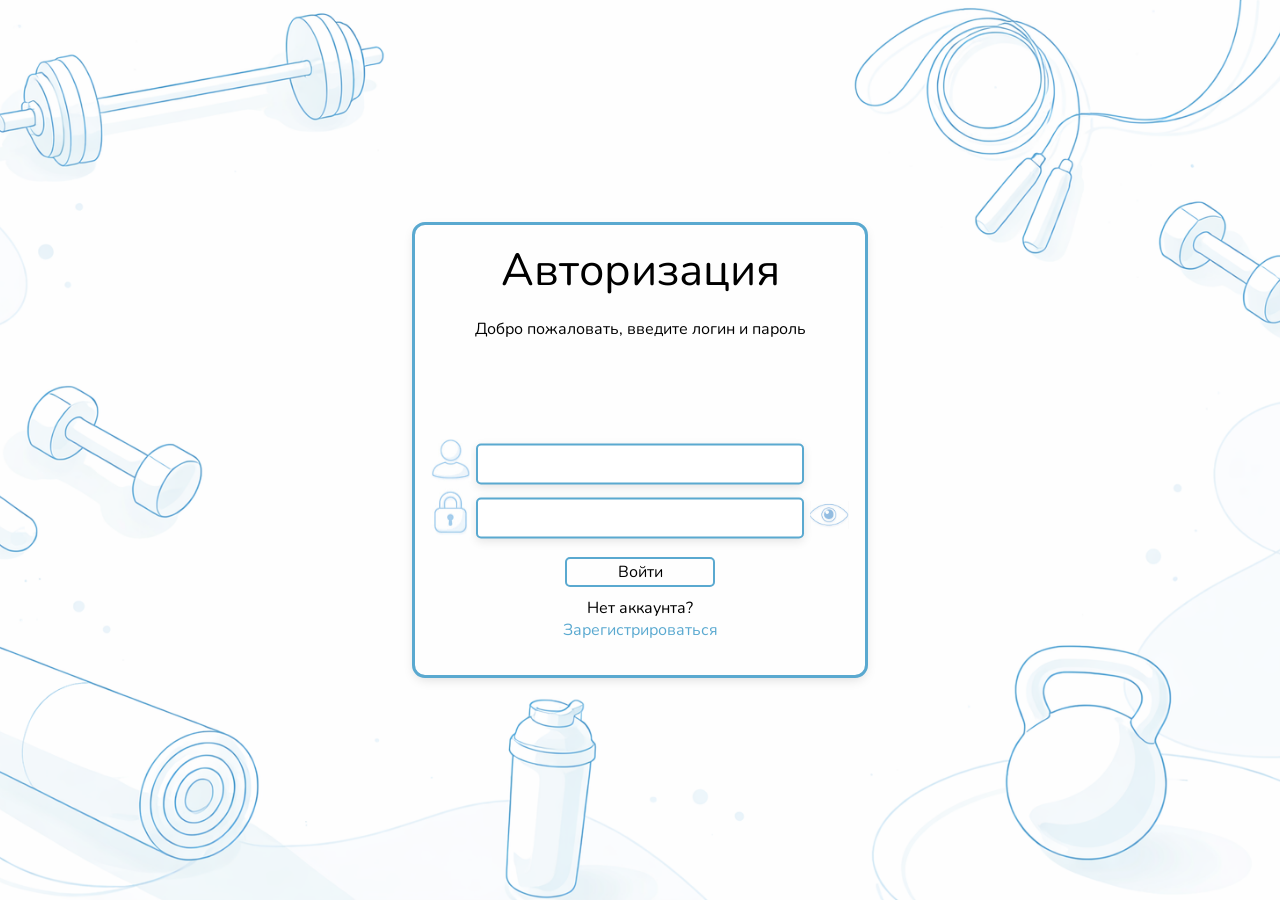
<file: index.html>
<!DOCTYPE html>
<html lang="ru">
<head>
    <meta charset="UTF-8">
    <meta name="viewport" content="width=device-width, initial-scale=1.0">
    <link rel="stylesheet" href="styles/auth.css">
    <title>"НАЗВАНИЕ"</title>
</head>
<body class = "background_auth">
    <div class = "box-auth">
        <p1 class = "text text--one">Авторизация</p1>
        <p2 class = "text text--two">Добро пожаловать, введите логин и пароль</p2>
        <input type="text" class = "input input--one" id="login">
        <input type="password" class = "input input--two" id="password">
        <button class = "button" id="go_to_main">Войти</button>
        <img src="/images/logo.jpg" class="logo-image" alt="">
        <img src="/images/pswd.jpg" class="pswd-image" alt="">
        <p3 class = "text text--three">Нет аккаунта?</p3>
        <a href="registration.html" class="text text--four">Зарегистрироваться</a>
        <button class = "eye_button" id="eye_button"></button>
    </div>
    <script src="js_scripts/authlog.js"></script>
</body>
</html>
</file>
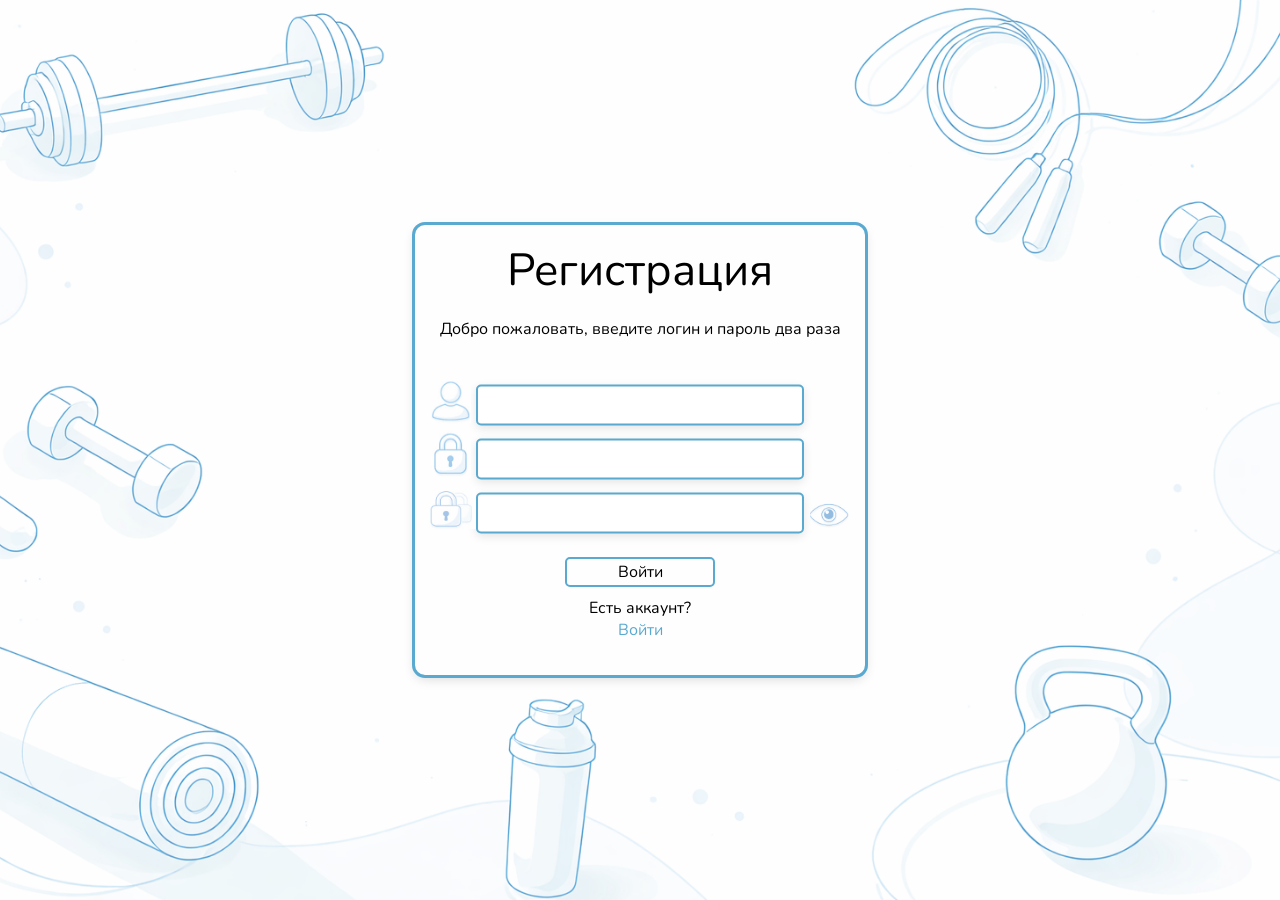
<file: registration.html>
<!DOCTYPE html>
<html lang="ru">
<head>
    <meta charset="UTF-8">
    <meta name="viewport" content="width=device-width, initial-scale=1.0">
    <link rel="stylesheet" href="styles/auth.css">
    <title>"НАЗВАНИЕ"</title>
</head>
<body class = "background_auth">
    <div class = "box-auth">
        <p1 class = "text text--one">Регистрация</p1>
        <p2 class = "text text--two">Добро пожаловать, введите логин и пароль два раза</p2>
        <input type="text" class = "input input--duplicate-one" id="login">
        <input type="password" class = "input input--duplicate-two" id="password">
        <input type="password" class = "input input--duplicate-three" id="passworddup">
        <button class = "button" id="go_to_main">Войти</button>
        <img src="/images/logo.jpg" class="logo-image-duplicate" alt="">
        <img src="/images/pswd.jpg" class="pswd-image-duplicate" alt="">
        <img src="/images/pswddup.jpg" class="pswd-image-duplicate1" alt="">
        <p3 class = "text text--three">Есть аккаунт?</p3>
        <button class = "eye_button" id = "eye_button"></button>
        <a href="index.html" class="text text--four">Войти</a>
    </div>
    <script src = "js_scripts/authreg.js"></script>
</body>
</html>
</file>
<file: styles/auth.css>
html, body {
    overflow: hidden;
    height: 100%;
    margin: 0;
    padding: 0;
}
@font-face {
    font-family: 'main';
    src: url('../fonts/Nunito-Regular.ttf') format('truetype');
    font-weight: 100 900;
    font-style: normal;
    font-display: swap;
}

.background_auth {
    margin: 0;
    padding: 0;
    min-height: 100vh;
    background-image: url("../images/background.png");
    background-size: cover;
    background-position: center;
    background-repeat: no-repeat;
}

.box-auth{
    position: absolute;
    top: 50%;
    left: 50%;
    width: 450px;
    height: 450px;
    transform: translate(-50%, -50%);
    outline: 3px solid #5aa9d0;
    border-radius: 10px;
    box-shadow: 0 4px 12px rgba(0, 0, 0, 0.15);
    animation: slideUp 0.7s ease-out
}

.text{
    font-family: "main", "Segoe UI";
    color: black;
}

.text--one{
    position: absolute;
    top: 10%;
    left: 50%;
    transform: translate(-50%, -50%);
    font-size: 45px;
    font-weight: 500;
}

.text--two{
    position: absolute;
    top: 23%;
    left: 50%;
    transform: translate(-50%, -50%);
    font-size: 16px;
    font-weight: 300;
    white-space: nowrap;
}

.text--three{
    position: absolute;
    top: 85%;
    left: 50%;
    transform: translate(-50%, -50%);
}

.text--four{
    position: absolute;
    top: 90%;
    left: 50%;
    transform: translate(-50%, -50%);
    text-decoration: none;
    color: #5aa9d0;
    font-weight: 500;
}
.input{
    border-radius: 5px;
    border: 2px solid #5aa9d0;
    width: 320px;
    height: 35px;
    box-shadow: 0 3px 10px rgba(0, 0, 0, 0.1);
    font-weight: 300;
    font-size: 18px;
    text-indent: 15px;
    font-family: "main", "Segoe UI";
}
.input:hover {
    border: 2px solid #5096b8;
}
.input:focus {
    border: 2px solid #3e7691;
    outline: none;
    box-shadow: 0 3px 15px rgba(90, 169, 208, 0.3);
    font-weight: 400;
    font-size: 20px;
}
.input--one{
    position: absolute;
    top: 53%;
    left: 50%;
    transform: translate(-50%, -50%);
}

.input--two{
    position: absolute;
    top: 65%;
    left: 50%;
    transform: translate(-50%, -50%);
}

.input--duplicate-one{
    position: absolute;
    top: 40%;
    left: 50%;
    transform: translate(-50%, -50%);
}
.input--duplicate-two{
    position: absolute;
    top: 52%;
    left: 50%;
    transform: translate(-50%, -50%);
}
.input--duplicate-three{
    position: absolute;
    top: 64%;
    left: 50%;
    transform: translate(-50%, -50%);
}


.button{
    font-family: "main", "Segoe UI";
    color: black;
    width: 150px;
    height: 30px;
    position: absolute;
    top: 77%;
    left: 50%;
    transform: translate(-50%, -50%);
    font-size: 16px;
    font-weight: 600;
    outline: none;
    border-radius: 5px;
    background: none; 
    border: 2px solid #5aa9d0;
}
.button:hover {
    border: 2px solid #5096b8;
}
.button:active {
    border: 2px solid #3e7691;
    outline: none;
    box-shadow: 0 3px 15px rgba(90, 169, 208, 0.3);
    font-weight: 350;
}


.logo-image{
    position: absolute;
    top: 52%;
    left: 8%;
    transform: translate(-50%, -50%);
    width: 40px;
}

.pswd-image{
    position: absolute;
    top: 64%;
    left: 8%;
    transform: translate(-50%, -50%);
    width: 40px;
}

.logo-image-duplicate{
    position: absolute;
    top: 39%;
    left: 8%;
    transform: translate(-50%, -50%);
    width: 40px;
}
.pswd-image-duplicate{
    position: absolute;
    top: 51%;
    left: 8%;
    transform: translate(-50%, -50%);
    width: 40px;
}
.pswd-image-duplicate1{
    position: absolute;
    top: 63%;
    left: 8%;
    transform: translate(-50%, -50%);
    width: 50px;
}
@keyframes slideUp {
    0% {
        opacity: 0;
        transform: translate(-50%, 40%);
    }
    100% {
        opacity: 1;
        transform: translate(-50%, -50%);
    }
}

.eye_button{
    background-image: url("../images/eye.jpg");
    width: 55px;
    height: 40px;
    background-size: cover;
    background-position: center;
    border: none;
    cursor: pointer;
    outline: none;
    position: absolute;
    top: 60%;
    left: 86%;
    transform: translate(-50%, -50%);
    transform: scale(0.7);
}
</file>
